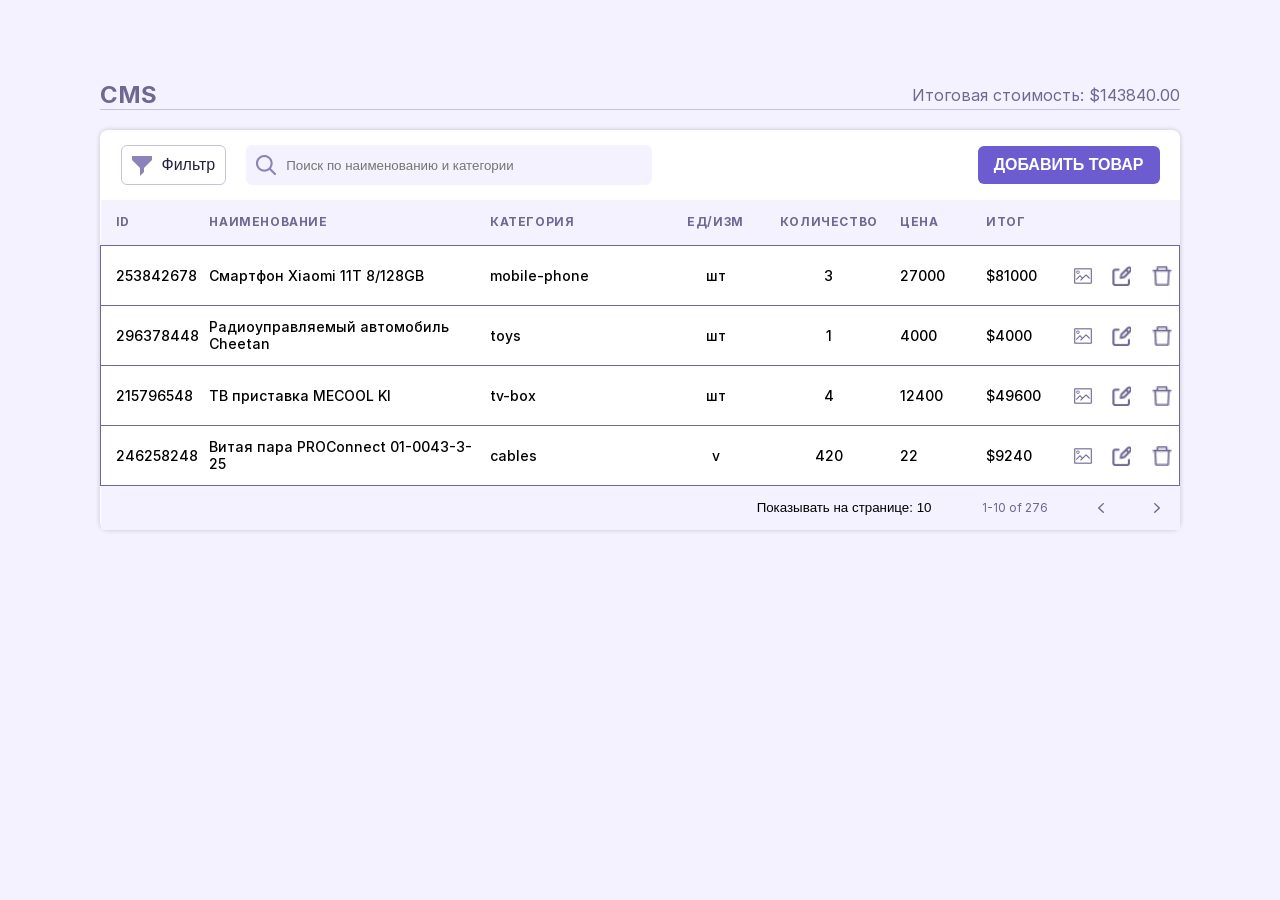
<file: crm.html>
<!DOCTYPE html>
<html lang="ru">
  <head>
    <meta charset="UTF-8" />
    <meta name="viewport" content="width=device-width, initial-scale=1.0" />

    <link rel="stylesheet" href="style/style.css" />
    <script defer src="JS/script.js"></script>

    <title>CRM-ShopOnline</title>
  </head>
  <body>
    <main class="main">
      <div class="container">
        <div class="cms">
          <div class="cms__inner">
            <div class="cms__wrapper-title">
              <h1 class="cms__title title">CMS</h1>
              <p class="total-price">
                Итоговая стоимость: <span class="total-price__span"></span>
              </p>
            </div>

            <table class="cms__table">
              <tr class="cms__input">
                <th class="cms__th" colspan="3">
                  <div class="cms__search">
                    <button class="cms__btn-filter">Фильтр</button>
                    <fieldset class="cms__search-form">
                      <div class="cms__img-loupe"></div>
                      <input
                        class="cms__search-input"
                        type="text"
                        placeholder="Поиск по наименованию и категории"
                      />
                    </fieldset>
                  </div>
                </th>
                <th class="cms__th" colspan="5">
                  <button class="cms__btn-add">Добавить товар</button>
                </th>
              </tr>
              <tr class="cms__heading">
                <th class="cms__id cms__th-one">ID</th>
                <th class="cms__name">Наименование</th>
                <th class="cms__category">Категория</th>
                <th class="cms__module">ед/изм</th>
                <th class="cms__quantity">количество</th>
                <th class="cms__price">цена</th>
                <th class="cms__total">ИТОГ</th>
                <th class="cms__icon"></th>
              </tr>
              <!-- <tr class="cms__tr">
                <td class="cms__id cms__th-one">246016548</в>
                <td class="cms__name">Навигационная система Soundmax</td>
                <td class="cms__category">Техника для дома</td>
                <td class="cms__module">шт</td>
                <td class="cms__quantity">5</td>
                <td class="cms__price">$100</td>
                <td class="cms__total">$500</td>
                <td class="cms__icon">
                  <div class="cms__icon-picture"></div>
                  <div class="cms__icon-redact"></div>
                  <div class="cms__icon-delete"></div>
                </td>
              </tr> -->
              <!-- <tr class="cms__tr">
                <td class="cms__id cms__th-one">937295527</td>
                <td class="cms__name">Настольная игра “На 4-х ногах”</td>
                <td class="cms__category">Настольные игры</td>
                <td class="cms__module">шт</td>
                <td class="cms__quantity">12</td>
                <td class="cms__price">$14</td>
                <td class="cms__total">$168</td>
                <td class="cms__icon">
                  <div class="cms__icon-picture"></div>
                  <div class="cms__icon-redact"></div>
                  <div class="cms__icon-delete"></div>
                </td>
              </tr> -->
              <tr class="cms__footer">
                <td class="cms__footer-th" colspan="8">
                  <div class="cms__footer-wrapper">
                    <button class="cms__btn-pages">
                      <p class="">Показывать на странице: 10</p>
                    </button>
                    <p class="cms__numb-pages">1-10 of 276</p>
                    <button class="cms__btn-left">
                      <svg
                        width="6"
                        height="10"
                        viewBox="0 0 6 10"
                        fill="none"
                        xmlns="http://www.w3.org/2000/svg"
                      >
                        <path
                          d="M5.79971 1.10636C6.42812 0.51287 5.43313 -0.426818 4.80472 0.216126L0.196378 4.51891C-0.0654595 4.7662 -0.0654595 5.21131 0.196378 5.4586L4.80472 9.81084C5.43313 10.4043 6.42812 9.46464 5.79971 8.87115L1.71504 5.01348L5.79971 1.10636Z"
                          fill="#6E6893"
                        />
                      </svg>
                    </button>
                    <button class="cms__btn-right">
                      <svg
                        width="6"
                        height="10"
                        viewBox="0 0 6 10"
                        fill="none"
                        xmlns="http://www.w3.org/2000/svg"
                      >
                        <path
                          d="M0.200293 1.10636C-0.428118 0.51287 0.566865 -0.426818 1.19528 0.216126L5.80362 4.51891C6.06546 4.7662 6.06546 5.21131 5.80362 5.4586L1.19528 9.81084C0.566865 10.4043 -0.428118 9.46464 0.200293 8.87115L4.28496 5.01348L0.200293 1.10636Z"
                          fill="#6E6893"
                        />
                      </svg>
                    </button>
                  </div>
                </td>
              </tr>
            </table>
          </div>
        </div>
      </div>

      <div class="overlay">
        <div class="form">
          <button class="form__close">
            <svg width="24" height="24" viewBox="0 0 24 24" fill="none" xmlns="http://www.w3.org/2000/svg">
              <path d="M2 2L22 22" stroke="#6E6893" stroke-width="3" stroke-linecap="round"/>
              <path d="M2 22L22 2" stroke="#6E6893" stroke-width="3" stroke-linecap="round"/>
              </svg>              
          </button>

          <div class="form__add">
            <form
              class="form__list"
            >
              <div class="form__wrapper">
                <div class="form__header">
                  <div class="form__inner">
                    <h1 class="form__title form__title_add">Добавить товар</h1>
                    <h1 class="form__title form__title_change">Изменить</h1>
                  </div>
                  <p class="form__ID-product">id: 201910241</p>
                </div>

                <fieldset class="form__fieldset">
                  <fieldset class="form__name">
                    <label class="form__input-name" for="name"
                      >Наименование</label
                    >
                    <br />
                    <input
                      class="form__input"
                      type="text"
                      name="title"
                      id="title"
                      required
                    />
                  </fieldset>

                  <fieldset class="form__category">
                    <label class="form__input-name" for="category"
                      >Категория</label
                    >
                    <br />
                    <input
                      class="form__input"
                      type="text"
                      name="category"
                      id="category"
                      required
                    />
                  </fieldset>

                  <fieldset class="form__units">
                    <label class="form__input-name" for="units"
                      >Единицы измерения</label
                    >
                    <br />
                    <input
                      class="form__input"
                      type="text"
                      name="units"
                      id="units"
                      required
                    />
                  </fieldset>

                  <fieldset class="form__rebate">
                    <label class="form__input-name" for="discount"
                      >Дисконт</label
                    >
                    <br />
                    <label class="form__discount"
                      ><input
                        class="form__checkbox"
                        type="checkbox"
                        id="checkbox-discount" />
                      <input
                        class="form__input form__discount-input"
                        type="text"
                        disabled
                        required
                    /></label>
                  </fieldset>

                  <fieldset class="form__description">
                    <label class="form__input-name" for="description"
                      >Описание</label
                    >
                    <br />
                    <textarea
                      class="form__input form__description"
                      name="description"
                      id="description"
                      required
                    ></textarea>
                  </fieldset>

                  <fieldset class="form__count">
                    <label class="form__input-name" for="count"
                      >Количество</label
                    >
                    <br />
                    <input
                      class="form__input"
                      type="number"
                      name="count"
                      id="count"
                      required
                    />
                  </fieldset>

                  <fieldset class="form__price">
                    <label class="form__input-name" for="price">Цена</label>
                    <br />
                    <input
                      class="form__input"
                      type="number"
                      name="price"
                      id="price"
                      required
                    />
                  </fieldset>

                  <p class="form__warning">
                    Изображение не должно превышать размер 1 Мб
                  </p>

                  <label class="form__btn-add" for="image" style="cursor: pointer;">
                    <button class="form__button-add">Добавить изображение</button>
                </label>
                <input type="file" id="image" accept="image/*" style="display: none;">

                <div class="form__img-goods">
                  <img src="/img/goods.jpg" alt="Фото товара">
                  <div class="form__delete-img">
                    <img class="form__delete-img_size" src="/img/delete_img.png" alt="Удалить">
                  </div>
                </div>
                  
                </fieldset>

                <div class="form__add">
                  <p class="form__total">Итоговая стоимость: <span class="form__total_price"></span></p>
                  <button class="form__btn">Добавить товар</button>
                </div>

            </form>
          </div>
          <div class="modal-error">
            <button class="form__close">
              <svg width="24" height="24" viewBox="0 0 24 24" fill="none" xmlns="http://www.w3.org/2000/svg">
                <path d="M2 2L22 22" stroke="#6E6893" stroke-width="3" stroke-linecap="round"/>
                <path d="M2 22L22 2" stroke="#6E6893" stroke-width="3" stroke-linecap="round"/>
                </svg>              
            </button>
            <div class="modal-error__wrapper">
              <div class="modal-error__img"></div>
              <p class="modal-error__text">
                Что-то пошло не так
              </p>
            </div>
          </div>
        </div>
      </div>
    </main>
  </body>
</html>
</file>
<file: style/style.css>
@import url(global_style.css);
@import url(cms.css);
@import url(var.css);
@import url(fonts.css);
@import url(modal.css);
@import url(input_discount.css);
@import url(error.css);
</file>
